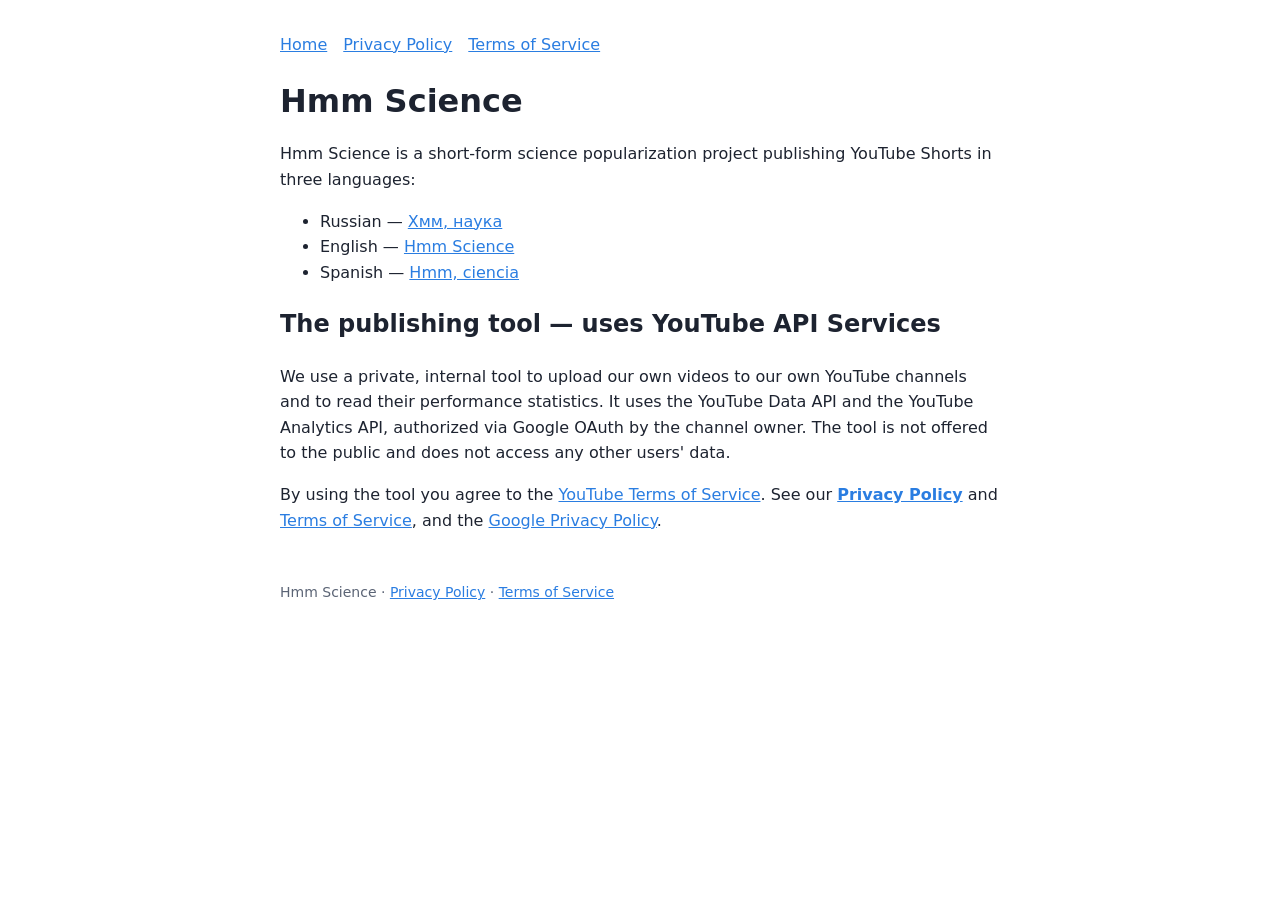
<file: index.html>
<!doctype html><html lang="en"><head><meta charset="utf-8"><meta name="viewport" content="width=device-width,initial-scale=1">
<title>Hmm Science</title><link rel="stylesheet" href="style.css"></head><body><main>
<nav><a href="./">Home</a><a href="privacy.html">Privacy Policy</a><a href="terms.html">Terms of Service</a></nav>
<h1>Hmm Science</h1>
<p>Hmm Science is a short-form science popularization project publishing YouTube Shorts in three languages:</p>
<ul>
<li>Russian — <a href="https://www.youtube.com/@hmmnauka">Хмм, наука</a></li>
<li>English — <a href="https://www.youtube.com/@hmmscience_en">Hmm Science</a></li>
<li>Spanish — <a href="https://www.youtube.com/@hmmciencia">Hmm, ciencia</a></li>
</ul>
<h2>The publishing tool — uses YouTube API Services</h2>
<p>We use a private, internal tool to upload our own videos to our own YouTube channels and to read their
performance statistics. It uses the YouTube Data API and the YouTube Analytics API, authorized via Google
OAuth by the channel owner. The tool is not offered to the public and does not access any other users' data.</p>
<p>By using the tool you agree to the <a href="https://www.youtube.com/t/terms">YouTube Terms of Service</a>.
See our <a href="privacy.html"><strong>Privacy Policy</strong></a> and <a href="terms.html">Terms of Service</a>,
and the <a href="https://policies.google.com/privacy">Google Privacy Policy</a>.</p>
<footer>Hmm Science · <a href="privacy.html">Privacy Policy</a> · <a href="terms.html">Terms of Service</a></footer>
</main></body></html>
</file>
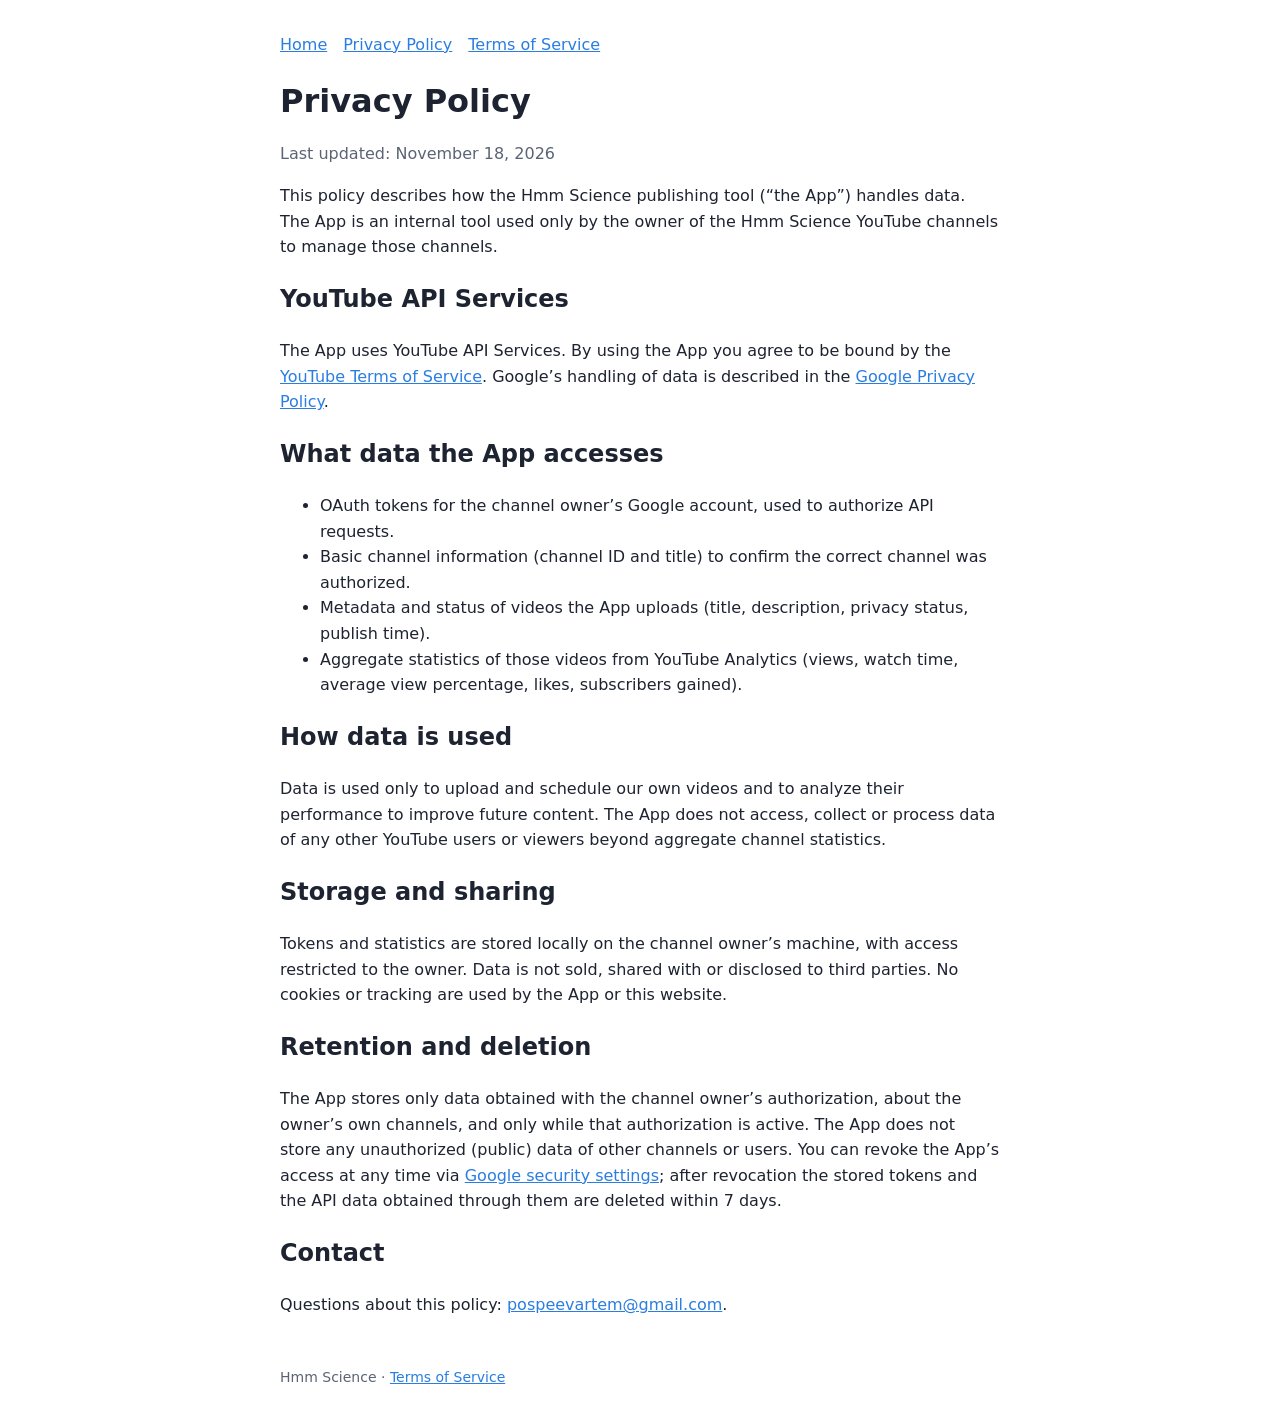
<file: privacy.html>
<!doctype html><html lang="en"><head><meta charset="utf-8"><meta name="viewport" content="width=device-width,initial-scale=1">
<title>Privacy Policy</title><link rel="stylesheet" href="style.css"></head><body><main>
<nav><a href="./">Home</a><a href="privacy.html">Privacy Policy</a><a href="terms.html">Terms of Service</a></nav>
<h1>Privacy Policy</h1><p class="muted">Last updated: November 18, 2026</p>
<p>This policy describes how the Hmm Science publishing tool (“the App”) handles data. The App is an internal
tool used only by the owner of the Hmm Science YouTube channels to manage those channels.</p>
<h2>YouTube API Services</h2>
<p>The App uses YouTube API Services. By using the App you agree to be bound by the
<a href="https://www.youtube.com/t/terms">YouTube Terms of Service</a>. Google’s handling of data is described in the
<a href="https://policies.google.com/privacy">Google Privacy Policy</a>.</p>
<h2>What data the App accesses</h2>
<ul>
<li>OAuth tokens for the channel owner’s Google account, used to authorize API requests.</li>
<li>Basic channel information (channel ID and title) to confirm the correct channel was authorized.</li>
<li>Metadata and status of videos the App uploads (title, description, privacy status, publish time).</li>
<li>Aggregate statistics of those videos from YouTube Analytics (views, watch time, average view percentage,
likes, subscribers gained).</li>
</ul>
<h2>How data is used</h2>
<p>Data is used only to upload and schedule our own videos and to analyze their performance to improve future
content. The App does not access, collect or process data of any other YouTube users or viewers beyond
aggregate channel statistics.</p>
<h2>Storage and sharing</h2>
<p>Tokens and statistics are stored locally on the channel owner’s machine, with access restricted to the owner.
Data is not sold, shared with or disclosed to third parties. No cookies or tracking are used by the App or this website.</p>
<h2>Retention and deletion</h2>
<p>The App stores only data obtained with the channel owner’s authorization, about the owner’s own channels,
and only while that authorization is active. The App does not store any unauthorized (public) data of other
channels or users. You can revoke the App’s access at any time via
<a href="https://security.google.com/settings/security/permissions">Google security settings</a>;
after revocation the stored tokens and the API data obtained through them are deleted within 7 days.</p>
<h2>Contact</h2>
<p>Questions about this policy: <a href="mailto:pospeevartem@gmail.com">pospeevartem@gmail.com</a>.</p>
<footer>Hmm Science · <a href="terms.html">Terms of Service</a></footer>
</main></body></html>
</file>
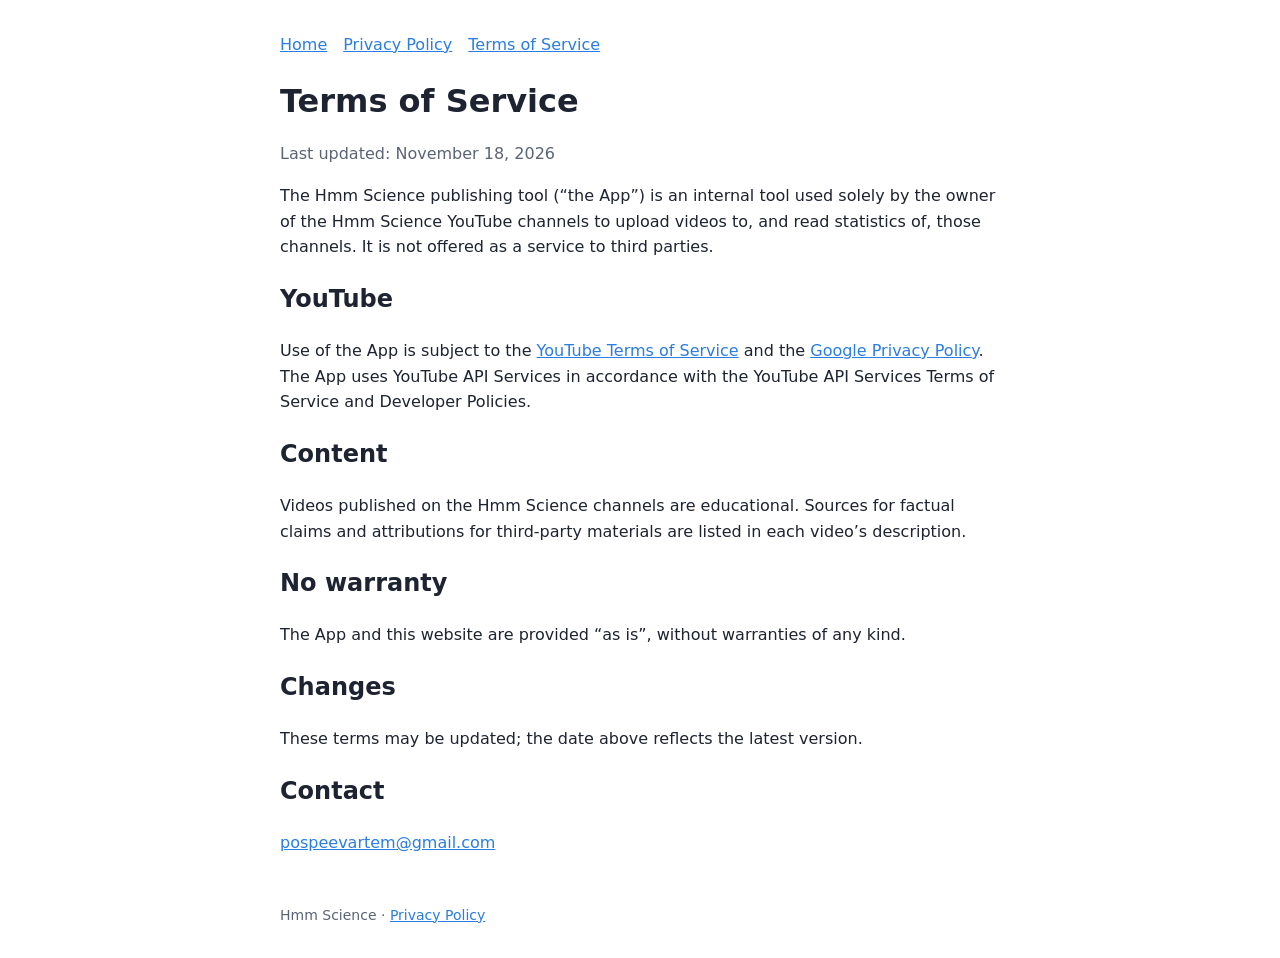
<file: terms.html>
<!doctype html><html lang="en"><head><meta charset="utf-8"><meta name="viewport" content="width=device-width,initial-scale=1">
<title>Terms of Service</title><link rel="stylesheet" href="style.css"></head><body><main>
<nav><a href="./">Home</a><a href="privacy.html">Privacy Policy</a><a href="terms.html">Terms of Service</a></nav>
<h1>Terms of Service</h1><p class="muted">Last updated: November 18, 2026</p>
<p>The Hmm Science publishing tool (“the App”) is an internal tool used solely by the owner of the Hmm Science
YouTube channels to upload videos to, and read statistics of, those channels. It is not offered as a service
to third parties.</p>
<h2>YouTube</h2>
<p>Use of the App is subject to the <a href="https://www.youtube.com/t/terms">YouTube Terms of Service</a> and the
<a href="https://policies.google.com/privacy">Google Privacy Policy</a>. The App uses YouTube API Services in
accordance with the YouTube API Services Terms of Service and Developer Policies.</p>
<h2>Content</h2>
<p>Videos published on the Hmm Science channels are educational. Sources for factual claims and attributions for
third-party materials are listed in each video’s description.</p>
<h2>No warranty</h2>
<p>The App and this website are provided “as is”, without warranties of any kind.</p>
<h2>Changes</h2>
<p>These terms may be updated; the date above reflects the latest version.</p>
<h2>Contact</h2>
<p><a href="mailto:pospeevartem@gmail.com">pospeevartem@gmail.com</a></p>
<footer>Hmm Science · <a href="privacy.html">Privacy Policy</a></footer>
</main></body></html>
</file>
<file: style.css>
:root{--bg:#fff;--fg:#1d2330;--muted:#5b6475;--accent:#2a7de1}
@media (prefers-color-scheme:dark){:root{--bg:#14171d;--fg:#e8ebf0;--muted:#9aa3b2;--accent:#6aa8f0}}
body{background:var(--bg);color:var(--fg);font:16px/1.6 system-ui,-apple-system,sans-serif;margin:0}
main{max-width:720px;margin:0 auto;padding:32px 16px}
a{color:var(--accent)}h1{line-height:1.2}.muted{color:var(--muted)}
nav{display:flex;gap:16px;margin-bottom:24px}footer{margin-top:48px;font-size:14px;color:var(--muted)}
</file>
